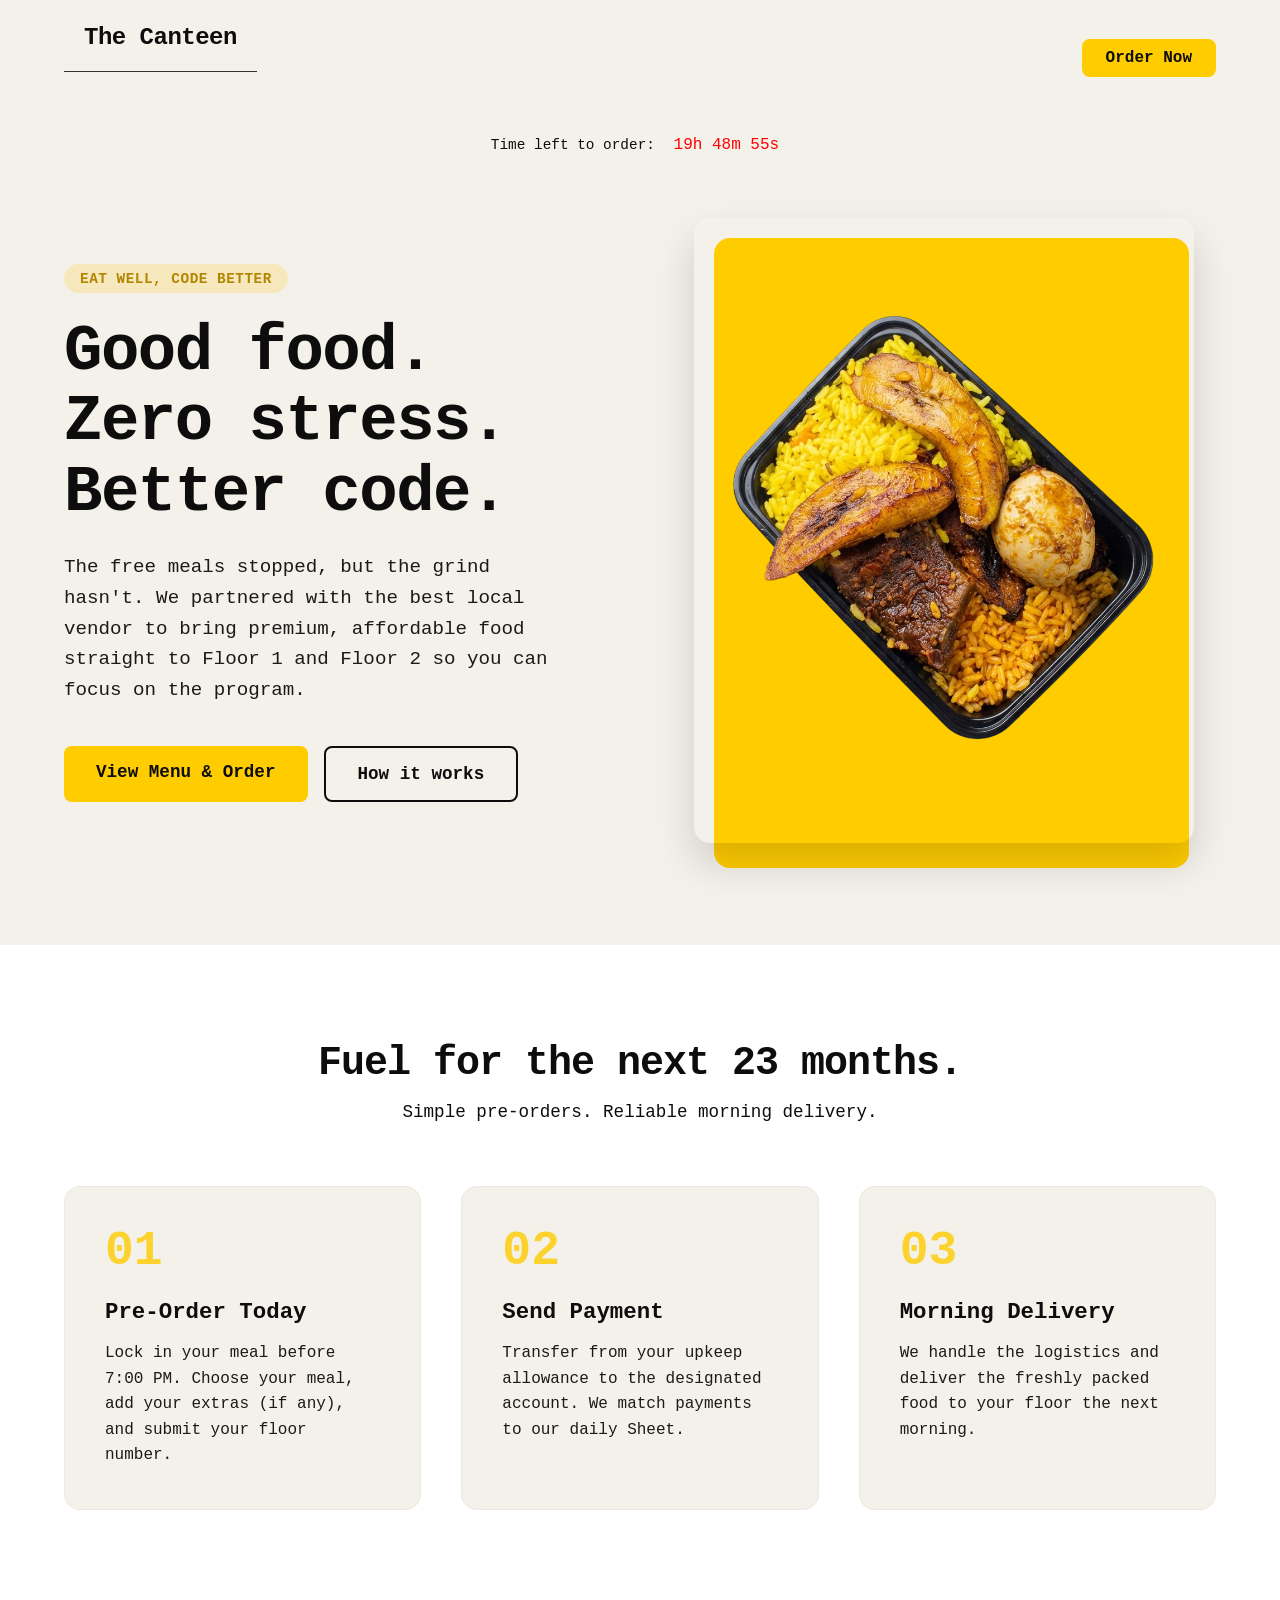
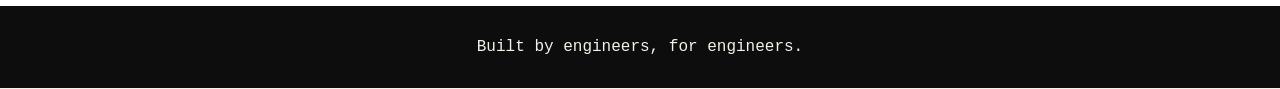
<file: assets/index.html>
<!DOCTYPE html>
<html lang="en">
<head>
    <meta charset="UTF-8">
    <meta name="viewport" content="width=device-width, initial-scale=1.0">
    <title>Campus Canteen | Eat Well, Code Better</title>
    <link rel="stylesheet" href="css/style.css">
</head>
<body class="home-body">

    <nav class="home-nav">
        <div class="brand">
            <h2>The Canteen</h2>
        </div>
        <a href="order.html" class="primary-btn nav-btn">Order Now</a>
    </nav>

    <main class="home-main">
        <div class="countdown-container" style="margin-top: 20px; font-size: 0.9rem; color: var(--brand-black); text-align: center;">
            <span>Time left to order: </span>
            <span id="countdown-timer" style="color: red; padding: 5px 10px; border-radius: 4px; font-family: monospace; font-size: 1.0rem;">--h --m --s</span>
        </div>
        <section class="hero">
            <div class="hero-text">
                <span class="badge">Eat Well, Code Better</span>
                <h1>Good food.<br>Zero stress.<br>Better code.</h1>
                <p>The free meals stopped, but the grind hasn't. We partnered with the best local vendor to bring premium, affordable food straight to Floor 1 and Floor 2 so you can focus on the program.</p>
                <div class="hero-buttons">
                    <a href="order.html" class="primary-btn hero-btn">View Menu & Order</a>
                    <a href="#how-it-works" class="secondary-btn hero-btn">How it works</a>
                </div>
            </div>
            
            <div class="hero-visual">
                <div class="image-wrapper">
                    <img src="img/meal_rice.png" alt="Delicious Jollof Combo">
                    <div class="visual-backdrop"></div>
                </div>
            </div>
        </section>

        <section id="how-it-works" class="how-it-works">
            <div class="section-header">
                <h2>Fuel for the next 23 months.</h2>
                <p>Simple pre-orders. Reliable morning delivery.</p>
            </div>
            
            <div class="steps-container">
                <div class="step-card">
                    <div class="step-icon">01</div>
                    <h3>Pre-Order Today</h3>
                    <p>Lock in your meal before 7:00 PM. Choose your meal, add your extras (if any), and submit your floor number.</p>
                </div>
                
                <div class="step-card">
                    <div class="step-icon">02</div>
                    <h3>Send Payment</h3>
                    <p>Transfer from your upkeep allowance to the designated account. We match payments to our daily Sheet.</p>
                </div>
                
                <div class="step-card">
                    <div class="step-icon">03</div>
                    <h3>Morning Delivery</h3>
                    <p>We handle the logistics and deliver the freshly packed food to your floor the next morning.</p>
                </div>
            </div>
        </section>
    </main>

    <footer class="home-footer">
        <p>Built by engineers, for engineers.</p>
    </footer>

<script src="app.js"></script>
</body>
</html>
</file>
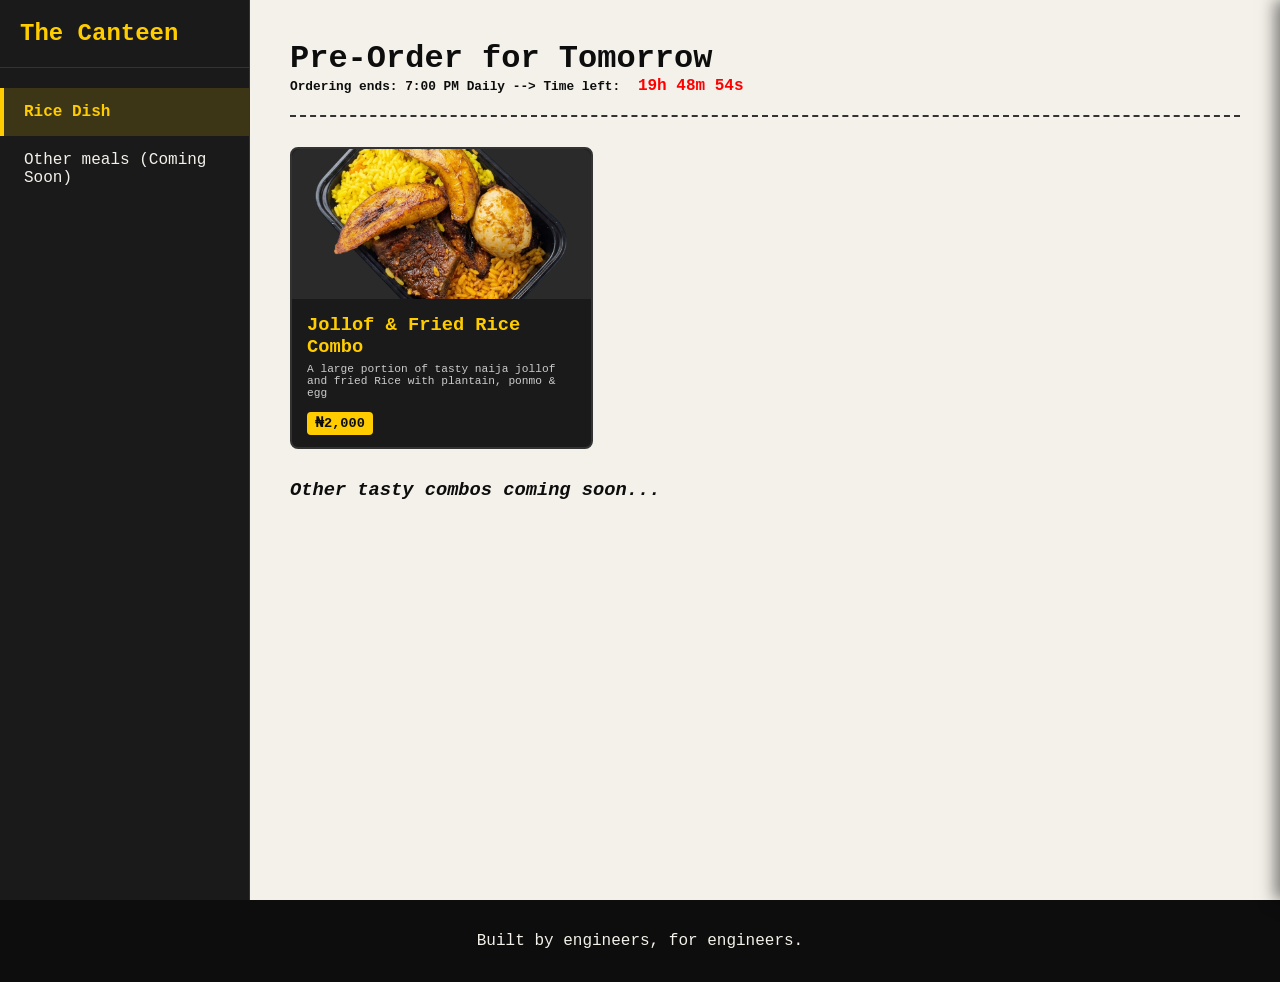
<file: assets/order.html>
<!DOCTYPE html>
<html lang="en">
<head>
    <meta charset="UTF-8">
    <meta name="viewport" content="width=device-width, initial-scale=1.0">
    <title>Campus Canteen Pre-Order</title>
    <link rel="stylesheet" href="css/style.css">
</head>
<body>
    <div class="page-wrapper">

        <div class="app-container">
            <nav class="sidebar">
                <div class="brand">
                    <a href="index.html"><h2>The Canteen</h2></a>
                </div>
                <ul class="tab-list">
                    <li class="tab active" data-target="rice-menu">Rice Dish</li>
                    <li class="tab" data-target="coming-soon">Other meals (Coming Soon)</li>
                </ul>
            </nav>

            <main class="content">
                <header>
                    <h1>Pre-Order for Tomorrow</h1>
                    <div class="countdown-container" style="font-weight: bold; font-size: 0.8rem; color: var(--black);">
                        <span>Ordering ends: 7:00 PM Daily --> Time left: </span>
                        <span id="countdown-timer" style="color: red; padding: 5px 10px; border-radius: 4px; font-family: monospace; font-size: 1rem;">--h --m --s</span>
                    </div>
                    
                </header>

                <section id="rice-menu" class="menu-category active-category">
    <div class="food-grid">
        
        <div class="food-card" onclick="openPanel('The Classic Combo', 'Jollof, Fried Rice, Plantain, Ponmo & Egg', 2000)">
            <div class="food-image placeholder-img">
                <img src="img/meal_rice.png" alt="Rice Combo" style="width:100%; height:100%; object-fit:cover; border-radius: 8px 8px 0 0;">
            </div>
            <div class="food-info">
                <h3>Jollof & Fried Rice Combo</h3>
                <p>A large portion of tasty naija jollof and fried Rice with plantain, ponmo & egg</p>
                <span class="price-tag">₦2,000</span>
            </div>
        </div>

        <!-- <div class="food-card" onclick="openPanel('The Classic Combo', 'Jollof, Fried Rice, Plantain, Ponmo & Egg', 2000)">
            <div class="food-image placeholder-img">
                <img src="img/meal_rice.png" alt="Rice Combo" style="width:100%; height:100%; object-fit:cover; border-radius: 8px 8px 0 0;">
            </div>
            <div class="food-info">
                <h3>Jollof & Fried Rice Combo</h3>
                <p>A large portion of tasty naija jollof and fried Rice with plantain, ponmo & egg</p>
                <span class="price-tag">₦2,000</span>
            </div>
        </div> -->

        <!-- <div class="food-card" onclick="openPanel('The Classic Combo', 'Jollof, Fried Rice, Plantain, Ponmo & Egg', 2000)">
            <div class="food-image placeholder-img">
                <img src="img/meal_rice.png" alt="Rice Combo" style="width:100%; height:100%; object-fit:cover; border-radius: 8px 8px 0 0;">
            </div>
            <div class="food-info">
                <h3>Jollof & Fried Rice Combo</h3>
                <p>A large portion of tasty naija jollof and fried Rice with plantain, ponmo & egg</p>
                <span class="price-tag">₦2,000</span>
            </div>
        </div> -->

    </div> <h3 style="margin-top: 30px;"><em>Other tasty combos coming soon...</em></h3>
</section>

                <section id="coming-soon" class="menu-category">
                    <p style="color: #888;"><em>More varieties coming soon...</em></p>
                </section>
            </main>

            <div id="slidePanel" class="slide-panel">
                <button class="close-btn" onclick="closePanel()">✕</button>
                <div class="panel-content">
                    <h2>Complete Order</h2>
                    <div class="selected-item-display">
                        <h3 id="selectedItemName">Item Name</h3>
                        <p id="selectedItemDesc">Description</p>
                    </div>

                    <form id="orderForm">
                        <div class="form-group">
                            <label for="customerName">Full Name</label>
                            <input type="text" id="customerName" required placeholder="Enter full name">
                        </div>

                        <div class="form-group">
                            <label for="phone">Phone Number</label>
                            <input type="tel" id="phone" required placeholder="080...">
                        </div>

                        <div class="form-group">
                            <label for="floorNumber">Delivery Floor</label>
                            <select id="floorNumber" required>
                                <option value="" disabled selected>Select your floor</option>
                                <option value="1">Floor 1</option>
                                <option value="2">Floor 2</option>
                            </select>
                        </div>

                        <div class="form-group addons-section">
                            <label>Add-ons (Optional)</label>
                            <label class="checkbox-label">
                                <input type="checkbox" name="addon" value="Extra Protein (egg)" data-price="400"> 
                                Extra Protein (egg) (+₦400)
                            </label>
                            <label class="checkbox-label">
                                <input type="checkbox" name="addon" value="Extra Plantain" data-price="300"> 
                                Extra Plantain (+₦300)
                            </label>
                            <label class="checkbox-label">
                                <input type="checkbox" name="addon" value="Moi-Moi" data-price="500"> 
                                Moi-Moi (+₦500)
                            </label>
                        </div>

                        <div class="form-group">
                            <label for="plates">Number of Plates</label>
                            <input type="number" id="plates" min="1" max="10" value="1" required>
                        </div>

                        <div class="payment-instructions">
                            <div class="total-row">
                                <span>Total to Pay:</span>
                                <span id="displayTotal">₦2,000</span>
                            </div>
                            <hr style="border: 0; border-top: 1px dashed var(--yellow); margin: 10px 0;">
                            <p style="font-size: 0.9em; line-height: 1.4;">
                                Bank: <strong>Moniepoint MFB</strong><br>
                                Account: <strong>6666822234</strong><br>
                                Name: <strong>Lemon Honey Juice</strong>
                            </p>
                            <small style="display: block; margin-top: 8px; color: #ccc;">* Please transfer exact total before submitting. We verify all payments.</small>
                        </div>

                        <div style="margin-bottom: 15px;">
                            <label for="paymentRef" style="display: block; margin-bottom: 5px;">Sender's Bank Account Name *</label>
                            <input type="text" id="paymentRef" required placeholder="e.g., Chike Ike - UBA" style="width: 100%; padding: 10px; border-radius: 5px;">
                            <small style="color: #ccc; display: block; margin-top: 5px;">Please tell us the name on the account you paid from so we can verify your transfer.</small>
                        </div>

                        <button type="submit" class="submit-btn">Confirm & Submit Order</button>
                    </form>
                </div>
            </div>
            
            <div id="panelOverlay" class="overlay" onclick="closePanel()"></div>
        </div>
    </div>

    <footer class="home-footer">
        <p>Built by engineers, for engineers.</p>
    </footer>

<script src="app.js"></script>
</body>
</html>
</file>
<file: assets/css/style.css>
:root {
    --black: #0d0d0d;
    --dark-grey: #1a1a1a;
    --cream: #f4f1ea;
    --yellow: #ffcc00;
    --yellow-hover: #e6b800;
    --border-color: #333333;
}

* { box-sizing: border-box; margin: 0; padding: 0; }

body {
    background-color: var(--cream); color: var(--cream);
    font-family: 'Courier New', Courier, monospace;
    /* display: flex; min-height: 100vh; */
}

.page-wrapper{
    display:flex;
    flex-direction:column;
    min-height:100vh;
}

.app-container { display: flex; flex: 1; width: 100%; }

.sidebar {
    width: 250px; background-color: var(--dark-grey);
    border-right: 1px solid var(--border-color);
    padding: 20px 0; display: flex; flex-direction: column;
}

.brand {
    padding: 0 20px 20px; border-bottom: 1px solid var(--border-color);
    margin-bottom: 20px; color: var(--yellow);
}

.brand a {
    color: var(--yellow);
    text-decoration: none;
}

.brand a:hover {
    color: var(--yellow-hover);
}

.tab-list { list-style: none; }

.tab {
    padding: 15px 20px; cursor: pointer; transition: background 0.2s, color 0.2s;
    color: var(--cream); border-left: 4px solid transparent;
}
.tab:hover { background-color: rgba(255, 204, 0, 0.1); }
.tab.active {
    background-color: rgba(255, 204, 0, 0.15); border-left: 4px solid var(--yellow);
    color: var(--yellow); font-weight: bold;
}

.content { flex: 1; padding: 40px; overflow-y: auto; color: var(--black)}

header {
    border-bottom: 2px dashed var(--border-color);
    padding-bottom: 20px; margin-bottom: 30px;
}
header p { color: var(--yellow); margin-top: 5px; font-weight: bold; }

.menu-category { display: none; }
.menu-category.active-category { display: block; }

.food-grid {
    display: grid; grid-template-columns: repeat(auto-fill, minmax(280px, 1fr)); gap: 20px;
}

.food-card {
    background-color: var(--dark-grey); border: 2px solid var(--border-color);
    border-radius: 8px; cursor: pointer; transition: transform 0.2s, border-color 0.2s;
}
.food-card:hover { transform: translateY(-5px); border-color: var(--yellow); }

.food-image { height: 150px; background-color: #2a2a2a; border-radius: 8px 8px 0 0; }
.food-info { padding: 15px; position: relative; }
.food-info h3 { color: var(--yellow); margin-bottom: 5px; }
.food-info p { font-size: 0.7em; color: #cccccc; margin-bottom: 15px;}
.price-tag { 
    background: var(--yellow); color: var(--black); 
    padding: 4px 8px; border-radius: 4px; font-size: 0.85em; font-weight: bold;
}

/* Slide Panel */
.slide-panel {
    position: fixed; top: 0; right: -400px; width: 400px; height: 100vh;
    background-color: var(--dark-grey); box-shadow: -5px 0 15px rgba(0,0,0,0.5);
    transition: right 0.3s ease; z-index: 1000; overflow-y: auto;
}
.slide-panel.open { right: 0; }

.close-btn {
    background: transparent; border: none; color: var(--cream);
    font-size: 24px; cursor: pointer; position: absolute; top: 15px; right: 20px;
}
.close-btn:hover { color: var(--yellow); }

.panel-content { padding: 40px 30px; }
.selected-item-display {
    background-color: var(--black); padding: 15px;
    border-left: 4px solid var(--yellow); margin-bottom: 25px; margin-top: 10px;
}
.selected-item-display h3 { color: var(--yellow); }

/* Form Elements & Addons */
.form-group { margin-bottom: 20px; }
label { display: block; margin-bottom: 8px; color: var(--cream); }

input[type="text"], input[type="tel"], input[type="number"], select {
    width: 100%; padding: 12px; background-color: var(--black);
    border: 1px solid var(--border-color); color: var(--cream);
    border-radius: 4px; font-family: inherit;
}
input:focus, select:focus { outline: none; border-color: var(--yellow); }

/* Addons Checkbox Styling */
.addons-section {
    background: var(--black); padding: 15px; border-radius: 4px; border: 1px solid var(--border-color);
}
.checkbox-label {
    display: flex; align-items: center; cursor: pointer; margin-bottom: 10px; font-size: 0.9em; color: #ddd;
}
.checkbox-label input[type="checkbox"] {
    width: auto; margin-right: 10px; accent-color: var(--yellow); transform: scale(1.2); cursor: pointer;
}

/* Payment Box & Total */
.payment-instructions {
    background-color: rgba(255, 204, 0, 0.1); border: 1px dashed var(--yellow);
    padding: 15px; margin-bottom: 20px; border-radius: 4px;
}
.total-row {
    display: flex; justify-content: space-between; align-items: center;
    font-size: 1.2em; font-weight: bold; color: var(--yellow);
}

.submit-btn {
    width: 100%; padding: 15px; background-color: var(--yellow);
    color: var(--black); border: none; border-radius: 4px; font-size: 1.1em;
    font-weight: bold; cursor: pointer; transition: background 0.3s; font-family: inherit;
}
.submit-btn:hover:not(:disabled) { background-color: var(--yellow-hover); }
.submit-btn:disabled { background-color: #555; color: #888; cursor: not-allowed; }

.overlay {
    display: none; position: fixed; top: 0; left: 0; width: 100vw; height: 100vh;
    background: rgba(0,0,0,0.6); z-index: 999;
}
.overlay.active { display: block; }

/* --- Mobile Responsiveness --- */
@media (max-width: 768px) {
    /* Stack the sidebar and the main content vertically */
    .app-container {
        flex-direction: column; 
    }
    
    /* Make the sidebar take up the full width instead of just 250px */
    .sidebar {
        width: 100%;
        border-right: none;
        border-bottom: 1px solid var(--border-color);
        padding: 15px 20px;
    }

    /* Make the tabs display in a row on mobile so they don't take up too much vertical space */
    .tab-list {
        display: flex;
        gap: 10px;
        overflow-x: auto; /* Allows scrolling if you add many tabs later */
    }

    .tab {
        border-left: none;
        border-bottom: 4px solid transparent;
        white-space: nowrap;
    }

    .tab.active {
        border-left: none;
        border-bottom: 4px solid var(--yellow);
    }

    /* Reduce padding on the main content area for small screens */
    .content {
        padding: 20px;
    }

    /* Make the slide-out panel fill the screen on mobile */
    .slide-panel {
        width: 100%;
        right: -100%;
    }
    
    /* Slight adjustment to the grid so cards fit perfectly on very small phones */
    .food-grid {
        grid-template-columns: repeat(auto-fill, minmax(240px, 1fr));
    }
}


/* Index CSS Design */
/* =========================================
   HOMEPAGE SPECIFIC STYLING 
   ========================================= */

.home-body {
    background-color: var(--cream);
    color: var(--black);
    display: flex;
    flex-direction: column;
    min-height: 100vh;
}

/* Navbar */
.home-nav {
    display: flex;
    justify-content: space-between;
    align-items: center;
    padding: 1.5rem 5%;
    max-width: 1400px;
    margin: 0 auto;
    width: 100%;
}

.home-nav .brand h2 {
    color: var(--black);
    font-size: 1.5rem;
    font-weight: 800;
    letter-spacing: -0.5px;
}

/* Global Button Styles for Homepage */
.primary-btn {
    background-color: var(--yellow);
    color: var(--black);
    text-decoration: none;
    font-weight: bold;
    border-radius: 8px;
    transition: all 0.2s ease;
    border: none;
    display: inline-block;
    text-align: center;
}

.primary-btn:hover {
    transform: translateY(-2px);
    box-shadow: 0 4px 15px rgba(255, 193, 7, 0.4);
}

.secondary-btn {
    background-color: transparent;
    color: var(--black);
    text-decoration: none;
    font-weight: bold;
    border-radius: 8px;
    border: 2px solid var(--black);
    transition: all 0.2s ease;
    display: inline-block;
    text-align: center;
}

.secondary-btn:hover {
    background-color: var(--black);
    color: var(--cream);
}

.nav-btn {
    padding: 0.6rem 1.5rem;
}

/* Hero Section */
.hero {
    display: grid;
    grid-template-columns: 1fr 1fr;
    gap: 4rem;
    align-items: center;
    padding: 4rem 5% 6rem;
    max-width: 1400px;
    margin: 0 auto;
}

.badge {
    display: inline-block;
    background-color: rgba(255, 193, 7, 0.2);
    color: #b38600;
    padding: 0.4rem 1rem;
    border-radius: 50px;
    font-size: 0.9rem;
    font-weight: bold;
    margin-bottom: 1.5rem;
    letter-spacing: 0.5px;
    text-transform: uppercase;
}

.hero-text h1 {
    font-size: 4rem;
    line-height: 1.1;
    margin-bottom: 1.5rem;
    letter-spacing: -1.5px;
    color: var(--black);
}

.hero-text p {
    font-size: 1.2rem;
    color: var(--dark-grey);
    line-height: 1.6;
    margin-bottom: 2.5rem;
    max-width: 90%;
}

.hero-buttons {
    display: flex;
    gap: 1rem;
}

.hero-btn {
    padding: 1rem 2rem;
    font-size: 1.1rem;
}

/* Hero Visual (Image with offset background) */
.hero-visual {
    position: relative;
    display: flex;
    justify-content: center;
    align-items: center;
}

.image-wrapper {
    position: relative;
    width: 100%;
    max-width: 500px;
    z-index: 2;
}

.image-wrapper img {
    width: 100%;
    height: auto;
    border-radius: 16px;
    box-shadow: 0 20px 40px rgba(0,0,0,0.15);
    position: relative;
    z-index: 2;
    aspect-ratio: 4/5;
    object-fit: cover;
}

/* The Yellow offset box behind the image */
.visual-backdrop {
    position: absolute;
    top: 20px;
    left: 20px;
    width: 95%;
    height: 100%;
    background-color: var(--yellow);
    border-radius: 16px;
    z-index: 1;
}

/* How It Works Section */
.how-it-works {
    background-color: #fff;
    padding: 6rem 5%;
    border-top: 1px solid rgba(0,0,0,0.05);
}

.section-header {
    text-align: center;
    margin-bottom: 4rem;
}

.section-header h2 {
    font-size: 2.5rem;
    margin-bottom: 1rem;
    letter-spacing: -1px;
}

.section-header p {
    color: var(--black);
    font-size: 1.1rem;
}

.steps-container {
    display: grid;
    grid-template-columns: repeat(auto-fit, minmax(300px, 1fr));
    gap: 2.5rem;
    max-width: 1200px;
    margin: 0 auto;
}

.step-card {
    background-color: var(--cream);
    padding: 2.5rem;
    border-radius: 16px;
    border: 1px solid rgba(0,0,0,0.03);
    transition: transform 0.3s ease;
}

.step-card:hover {
    transform: translateY(-5px);
}

.step-icon {
    font-size: 3rem;
    font-weight: 900;
    color: var(--yellow);
    margin-bottom: 1.5rem;
    line-height: 1;
    opacity: 0.8;
}

.step-card h3 {
    font-size: 1.4rem;
    margin-bottom: 1rem;
}

.step-card p {
    color: var(--dark-grey);
    line-height: 1.6;
}

/* Footer */
.home-footer {
    background-color: var(--black);
    color: var(--cream);
    text-align: center;
    padding: 2rem;
    margin-top: auto;
}

/* Responsive adjustments */
@media (max-width: 968px) {
    .hero {
        grid-template-columns: 1fr;
        text-align: center;
        padding-top: 2rem;
    }
    .hero-text p {
        margin: 0 auto 2.5rem;
    }
    .hero-buttons {
        justify-content: center;
    }
    .visual-backdrop {
        top: 15px;
        left: 15px;
    }
}
</file>
